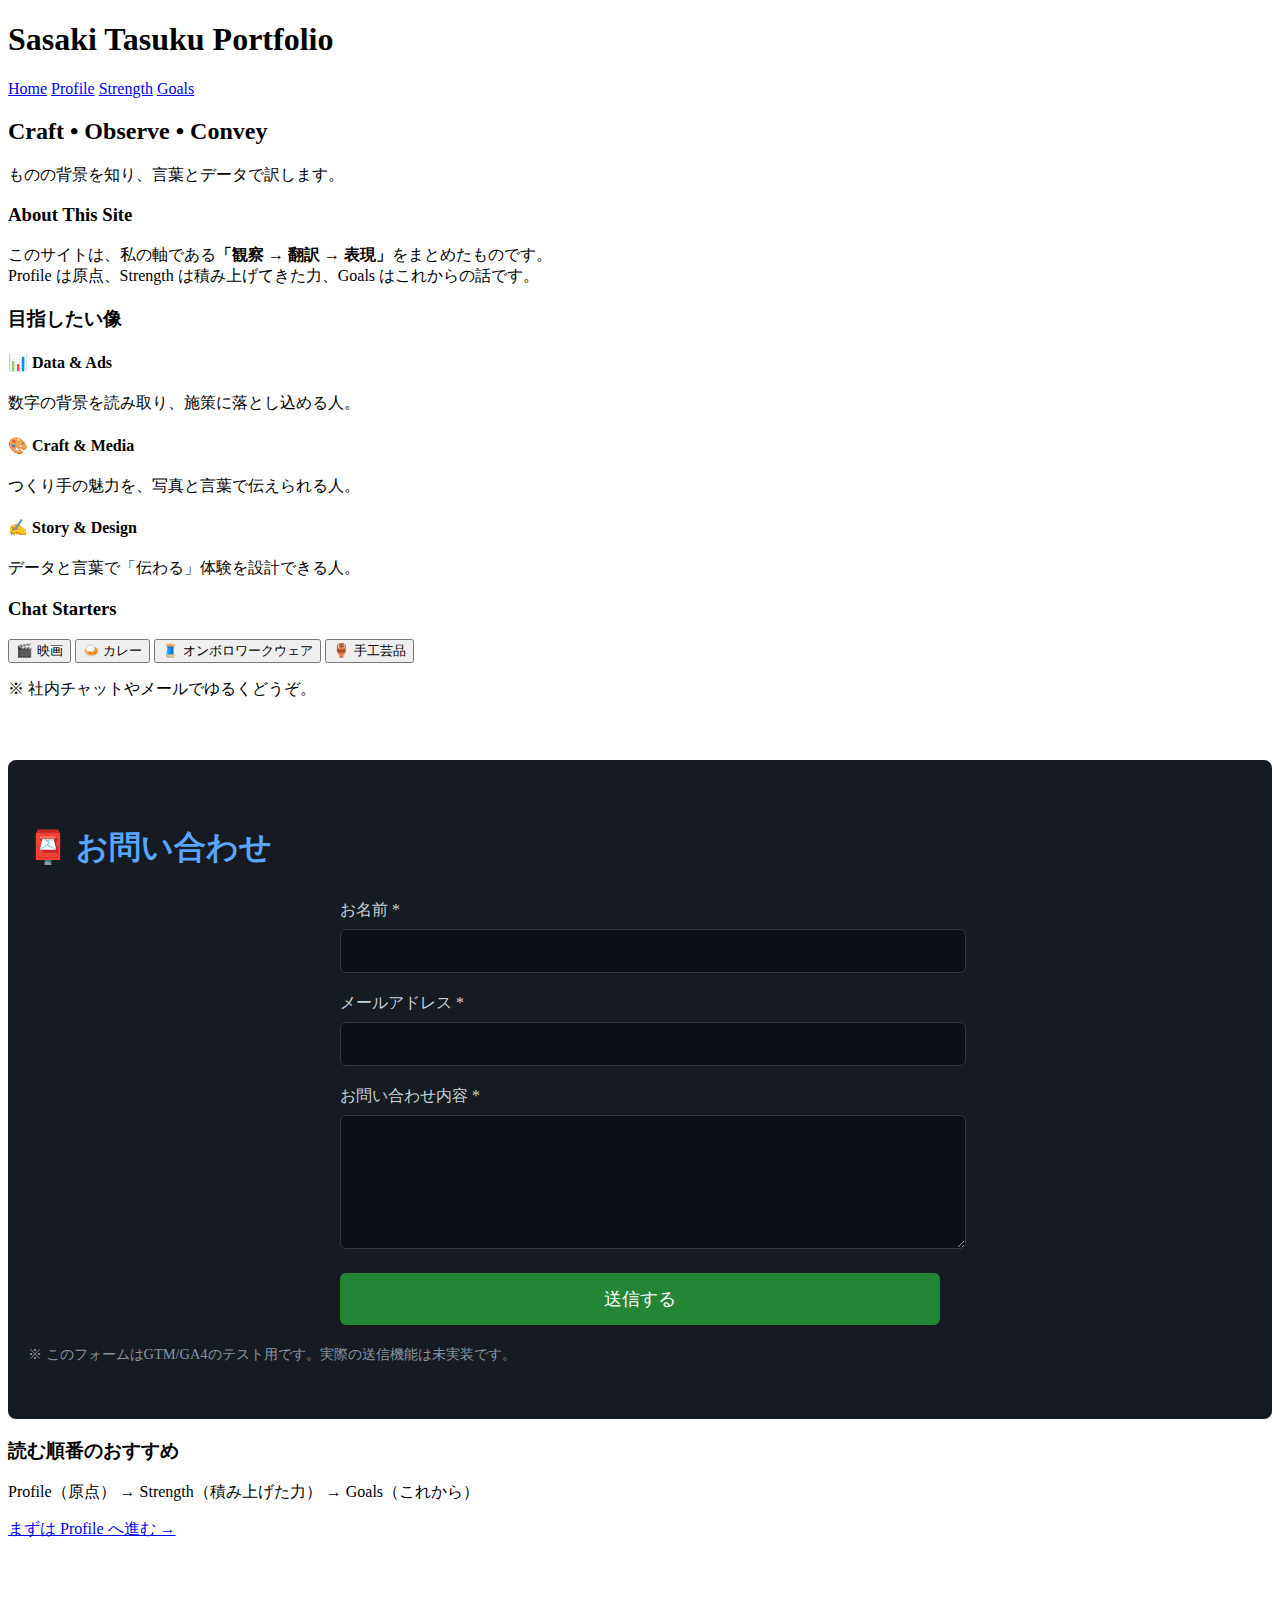
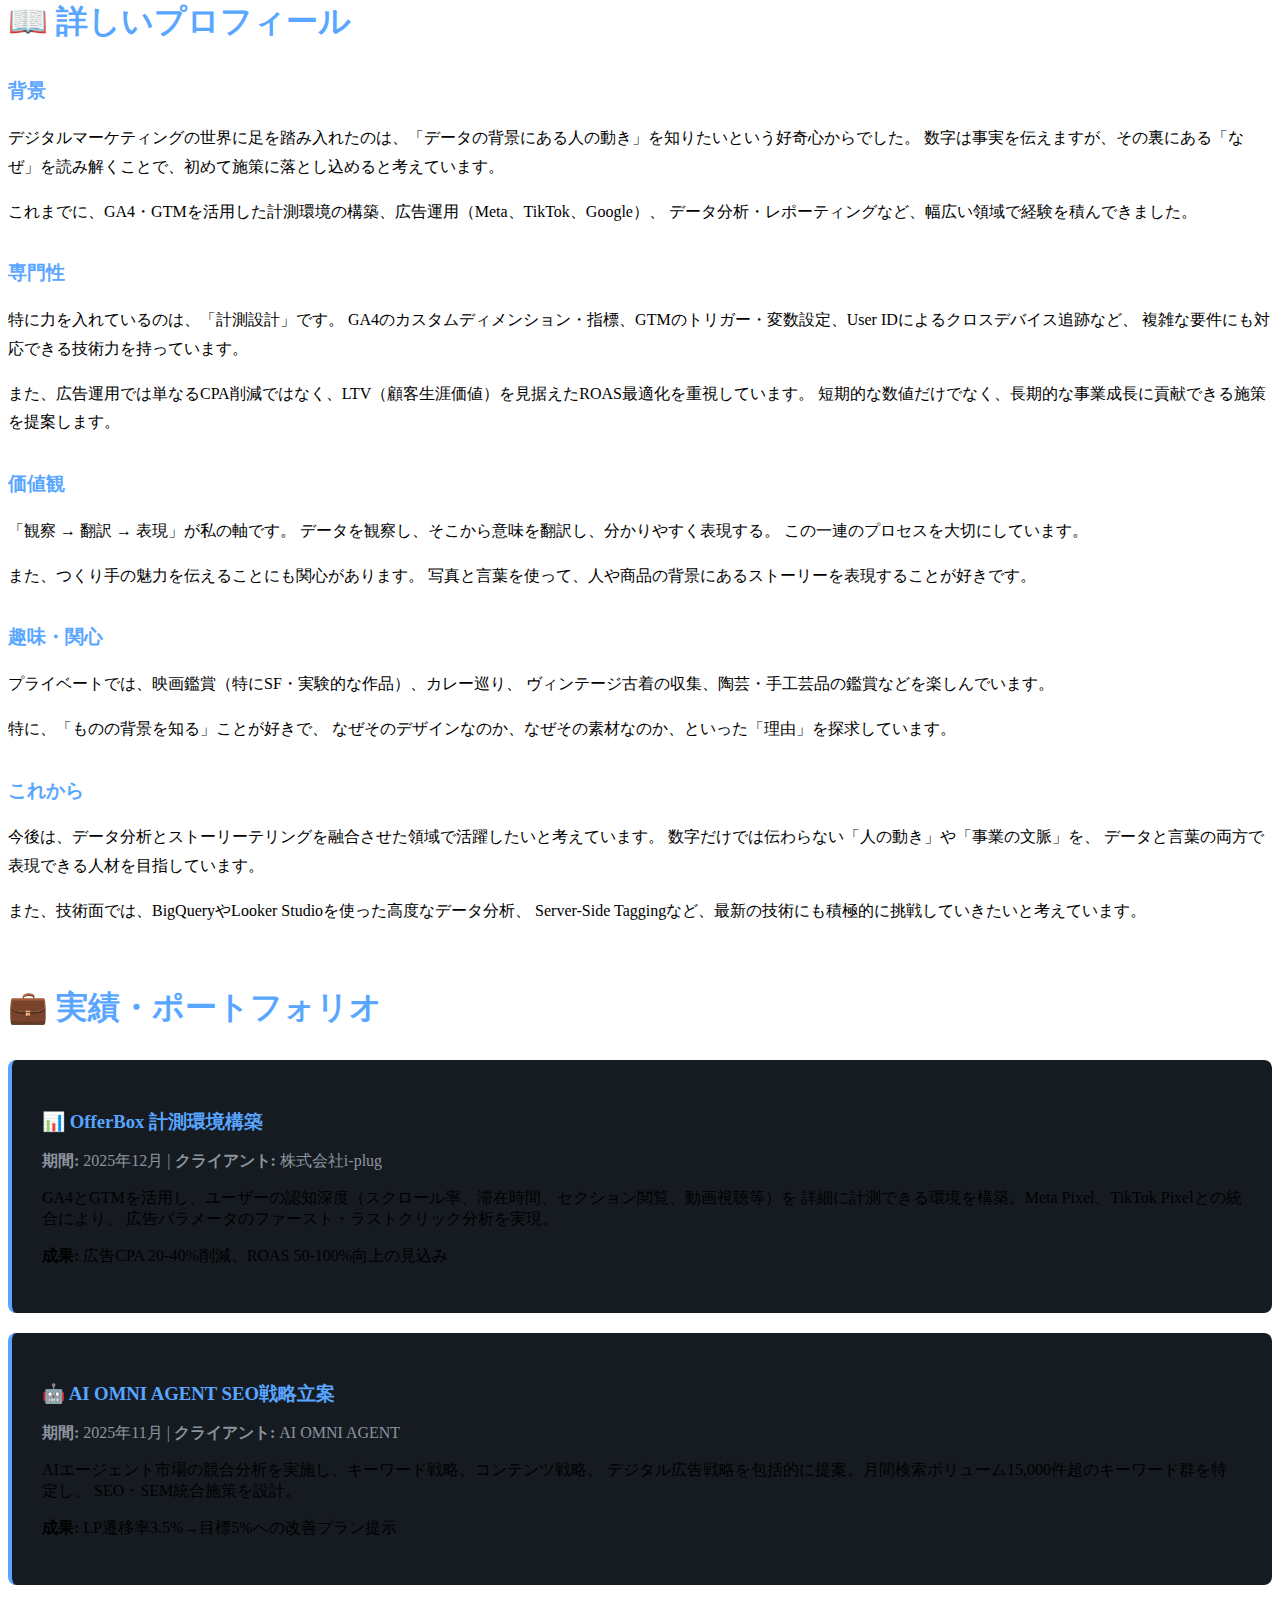
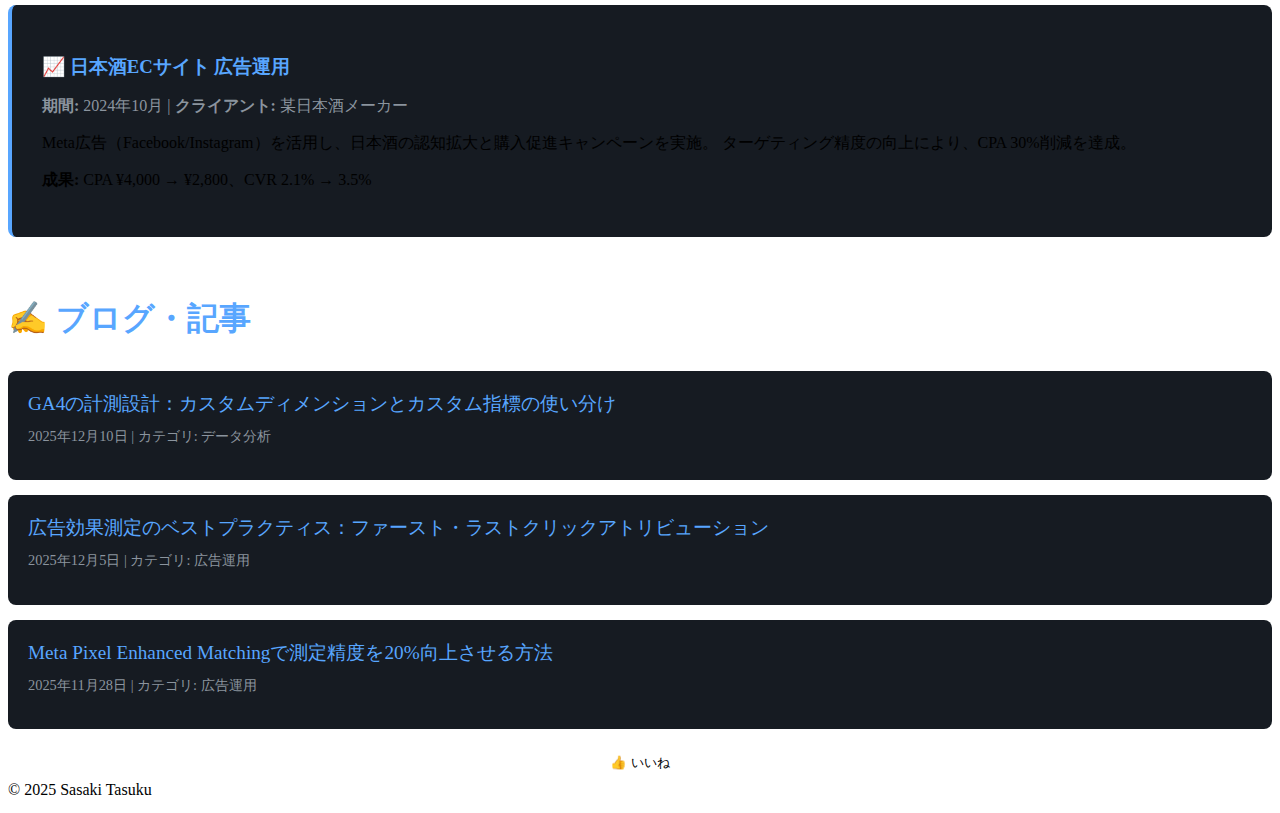
<file: index.html>
<!DOCTYPE html>
<html lang="ja">
<head>
  <!-- Google tag (gtag.js) -->
<script async src="https://www.googletagmanager.com/gtag/js?id=G-RXLBBH9YZM"></script>
<script>
  window.dataLayer = window.dataLayer || [];
  function gtag(){dataLayer.push(arguments);}
  gtag('js', new Date());

  gtag('config', 'G-RXLBBH9YZM');
</script>
  <!-- Google Tag Manager -->
<script>(function(w,d,s,l,i){w[l]=w[l]||[];w[l].push({'gtm.start':
new Date().getTime(),event:'gtm.js'});var f=d.getElementsByTagName(s)[0],
j=d.createElement(s),dl=l!='dataLayer'?'&l='+l:'';j.async=true;j.src=
'https://www.googletagmanager.com/gtm.js?id='+i+dl;f.parentNode.insertBefore(j,f);
})(window,document,'script','dataLayer','GTM-K7S8NGTG');</script>
<!-- End Google Tag Manager -->
  <meta charset="utf-8">
  <meta name="viewport" content="width=device-width,initial-scale=1">
  <title>Sasaki Tasuku Portfolio</title>
  <link rel="stylesheet" href="css/styles.css">
 
  
</head>
<body>
  <!-- Google Tag Manager (noscript) -->
<noscript><iframe src="https://www.googletagmanager.com/ns.html?id=GTM-K7S8NGTG"
height="0" width="0" style="display:none;visibility:hidden"></iframe></noscript>
<!-- End Google Tag Manager (noscript) -->
<header>
  <div class="header-inner">
    <h1>Sasaki Tasuku Portfolio</h1>
    <nav>
      <a href="index.html" class="active">Home</a>
      <a href="profile.html">Profile</a>
      <a href="strength.html">Strength</a>
      <a href="goals.html">Goals</a>
    </nav>
  </div>
</header>
<main>
  <section class="hero">
    <div class="photo" aria-label="profile photo" role="img"></div>
    <div>
      <h2 class="tag">Craft • Observe • Convey</h2>
      <p>ものの背景を知り、言葉とデータで訳します。
    </div>
  </section>

  <section class="box reveal">
    <h3>About This Site</h3>
    <p>このサイトは、私の軸である<b>「観察 → 翻訳 → 表現」</b>をまとめたものです。<br>
       Profile は原点、Strength は積み上げてきた力、Goals はこれからの話です。</p>
  </section>

  <section class="box reveal">
    <h3>目指したい像</h3>
    <div class="grid3">
      <div><h4>📊 Data & Ads</h4><p>数字の背景を読み取り、施策に落とし込める人。</p></div>
      <div><h4>🎨 Craft & Media</h4><p>つくり手の魅力を、写真と言葉で伝えられる人。</p></div>
      <div><h4>✍️ Story & Design</h4><p>データと言葉で「伝わる」体験を設計できる人。</p></div>
    </div>
  </section>

  <section class="box reveal">
    <h3>Chat Starters</h3>
    <div class="chips">
      <button class="chip" title="最近観た映画や好きな監督の話、ぜひ。">🎬 映画</button>
      <button class="chip" title="カレーの名店やスパイス談義、歓迎です。">🍛 カレー</button>
      <button class="chip" title="ワークウェアやその歴史">🧵 オンボロワークウェア</button>
      <button class="chip" title="かっこいい置物や作り込まれた道具について">🏺 手工芸品</button>
    </div>
    <p class="micro">※ 社内チャットやメールでゆるくどうぞ。</p>
  </section>
<!-- お問い合わせセクション -->
<section id="section-contact" style="margin-top: 60px; padding: 40px 20px; background-color: #161b22; border-radius: 8px;">
    <h2 style="font-size: 2rem; margin-bottom: 30px; color: #58a6ff;">📮 お問い合わせ</h2>
    
    <form id="contact-form" style="max-width: 600px; margin: 0 auto;">
        <div style="margin-bottom: 20px; text-align: left;">
            <label for="name" style="display: block; margin-bottom: 8px; color: #c9d1d9;">お名前 *</label>
            <input 
                type="text" 
                id="name" 
                name="name" 
                required 
                style="width: 100%; padding: 12px; background-color: #0d1117; border: 1px solid #30363d; border-radius: 6px; color: #c9d1d9; font-size: 1rem;"
            >
        </div>
        
        <div style="margin-bottom: 20px; text-align: left;">
            <label for="email" style="display: block; margin-bottom: 8px; color: #c9d1d9;">メールアドレス *</label>
            <input 
                type="email" 
                id="email" 
                name="email" 
                required 
                style="width: 100%; padding: 12px; background-color: #0d1117; border: 1px solid #30363d; border-radius: 6px; color: #c9d1d9; font-size: 1rem;"
            >
        </div>
        
        <div style="margin-bottom: 20px; text-align: left;">
            <label for="message" style="display: block; margin-bottom: 8px; color: #c9d1d9;">お問い合わせ内容 *</label>
            <textarea 
                id="message" 
                name="message" 
                rows="6" 
                required 
                style="width: 100%; padding: 12px; background-color: #0d1117; border: 1px solid #30363d; border-radius: 6px; color: #c9d1d9; font-size: 1rem; resize: vertical;"
            ></textarea>
        </div>
        
        <button 
            type="submit" 
            style="width: 100%; padding: 14px; background-color: #238636; color: white; border: none; border-radius: 6px; font-size: 1.1rem; cursor: pointer; transition: background-color 0.2s;"
            onmouseover="this.style.backgroundColor='#2ea043'" 
            onmouseout="this.style.backgroundColor='#238636'"
        >
            送信する
        </button>
    </form>
    
    <p style="margin-top: 20px; color: #8b949e; font-size: 0.9rem;">
        ※ このフォームはGTM/GA4のテスト用です。実際の送信機能は未実装です。
    </p>
</section>

<!-- フォーム送信時の処理（テスト用） -->
<script>
document.getElementById('contact-form').addEventListener('submit', function(e) {
    e.preventDefault(); // デフォルトの送信を停止
    
    // サンクスページに遷移
    window.location.href = 'thanks.html';
});
</script>
  <div class="box reveal">
    <h3>読む順番のおすすめ</h3>
    <p class="lead">Profile（原点） → Strength（積み上げた力） → Goals（これから）</p>
    <p><a href="profile.html">まずは Profile へ進む →</a></p>
  </div>
</main>

    <!-- 詳細プロフィール -->
<section id="section-detail" style="margin-top: 60px;">
    <h2 style="font-size: 2rem; margin-bottom: 30px; color: #58a6ff;">📖 詳しいプロフィール</h2>
    
    <div style="text-align: left; line-height: 1.8;">
        <h3 style="color: #58a6ff; margin-top: 30px; margin-bottom: 15px;">背景</h3>
        <p>
            デジタルマーケティングの世界に足を踏み入れたのは、「データの背景にある人の動き」を知りたいという好奇心からでした。
            数字は事実を伝えますが、その裏にある「なぜ」を読み解くことで、初めて施策に落とし込めると考えています。
        </p>
        <p>
            これまでに、GA4・GTMを活用した計測環境の構築、広告運用（Meta、TikTok、Google）、
            データ分析・レポーティングなど、幅広い領域で経験を積んできました。
        </p>
        
        <h3 style="color: #58a6ff; margin-top: 30px; margin-bottom: 15px;">専門性</h3>
        <p>
            特に力を入れているのは、「計測設計」です。
            GA4のカスタムディメンション・指標、GTMのトリガー・変数設定、User IDによるクロスデバイス追跡など、
            複雑な要件にも対応できる技術力を持っています。
        </p>
        <p>
            また、広告運用では単なるCPA削減ではなく、LTV（顧客生涯価値）を見据えたROAS最適化を重視しています。
            短期的な数値だけでなく、長期的な事業成長に貢献できる施策を提案します。
        </p>
        
        <h3 style="color: #58a6ff; margin-top: 30px; margin-bottom: 15px;">価値観</h3>
        <p>
            「観察 → 翻訳 → 表現」が私の軸です。
            データを観察し、そこから意味を翻訳し、分かりやすく表現する。
            この一連のプロセスを大切にしています。
        </p>
        <p>
            また、つくり手の魅力を伝えることにも関心があります。
            写真と言葉を使って、人や商品の背景にあるストーリーを表現することが好きです。
        </p>
        
        <h3 style="color: #58a6ff; margin-top: 30px; margin-bottom: 15px;">趣味・関心</h3>
        <p>
            プライベートでは、映画鑑賞（特にSF・実験的な作品）、カレー巡り、
            ヴィンテージ古着の収集、陶芸・手工芸品の鑑賞などを楽しんでいます。
        </p>
        <p>
            特に、「ものの背景を知る」ことが好きで、
            なぜそのデザインなのか、なぜその素材なのか、といった「理由」を探求しています。
        </p>
        
        <h3 style="color: #58a6ff; margin-top: 30px; margin-bottom: 15px;">これから</h3>
        <p>
            今後は、データ分析とストーリーテリングを融合させた領域で活躍したいと考えています。
            数字だけでは伝わらない「人の動き」や「事業の文脈」を、
            データと言葉の両方で表現できる人材を目指しています。
        </p>
        <p>
            また、技術面では、BigQueryやLooker Studioを使った高度なデータ分析、
            Server-Side Taggingなど、最新の技術にも積極的に挑戦していきたいと考えています。
        </p>
    </div>
</section>

<!-- 実績・ポートフォリオ -->
<section id="section-portfolio" style="margin-top: 60px;">
    <h2 style="font-size: 2rem; margin-bottom: 30px; color: #58a6ff;">💼 実績・ポートフォリオ</h2>
    
    <div style="text-align: left;">
        <div style="background-color: #161b22; padding: 30px; border-radius: 8px; margin-bottom: 20px; border-left: 4px solid #58a6ff;">
            <h3 style="color: #58a6ff; margin-bottom: 15px;">📊 OfferBox 計測環境構築</h3>
            <p style="color: #8b949e; margin-bottom: 10px;">
                <strong>期間:</strong> 2025年12月 | <strong>クライアント:</strong> 株式会社i-plug
            </p>
            <p>
                GA4とGTMを活用し、ユーザーの認知深度（スクロール率、滞在時間、セクション閲覧、動画視聴等）を
                詳細に計測できる環境を構築。Meta Pixel、TikTok Pixelとの統合により、
                広告パラメータのファースト・ラストクリック分析を実現。
            </p>
            <p style="margin-top: 10px;">
                <strong>成果:</strong> 広告CPA 20-40%削減、ROAS 50-100%向上の見込み
            </p>
        </div>
        
        <div style="background-color: #161b22; padding: 30px; border-radius: 8px; margin-bottom: 20px; border-left: 4px solid #58a6ff;">
            <h3 style="color: #58a6ff; margin-bottom: 15px;">🤖 AI OMNI AGENT SEO戦略立案</h3>
            <p style="color: #8b949e; margin-bottom: 10px;">
                <strong>期間:</strong> 2025年11月 | <strong>クライアント:</strong> AI OMNI AGENT
            </p>
            <p>
                AIエージェント市場の競合分析を実施し、キーワード戦略、コンテンツ戦略、
                デジタル広告戦略を包括的に提案。月間検索ボリューム15,000件超のキーワード群を特定し、
                SEO・SEM統合施策を設計。
            </p>
            <p style="margin-top: 10px;">
                <strong>成果:</strong> LP遷移率3.5%→目標5%への改善プラン提示
            </p>
        </div>
        
        <div style="background-color: #161b22; padding: 30px; border-radius: 8px; margin-bottom: 20px; border-left: 4px solid #58a6ff;">
            <h3 style="color: #58a6ff; margin-bottom: 15px;">📈 日本酒ECサイト 広告運用</h3>
            <p style="color: #8b949e; margin-bottom: 10px;">
                <strong>期間:</strong> 2024年10月 | <strong>クライアント:</strong> 某日本酒メーカー
            </p>
            <p>
                Meta広告（Facebook/Instagram）を活用し、日本酒の認知拡大と購入促進キャンペーンを実施。
                ターゲティング精度の向上により、CPA 30%削減を達成。
            </p>
            <p style="margin-top: 10px;">
                <strong>成果:</strong> CPA ¥4,000 → ¥2,800、CVR 2.1% → 3.5%
            </p>
        </div>
    </div>
</section>

<!-- ブログ・記事 -->
<section id="section-blog" style="margin-top: 60px;">
    <h2 style="font-size: 2rem; margin-bottom: 30px; color: #58a6ff;">✍️ ブログ・記事</h2>
    
    <div style="text-align: left;">
        <ul style="list-style: none; padding: 0;">
            <li style="background-color: #161b22; padding: 20px; border-radius: 8px; margin-bottom: 15px;">
                <a href="#" style="color: #58a6ff; text-decoration: none; font-size: 1.2rem;">
                    GA4の計測設計：カスタムディメンションとカスタム指標の使い分け
                </a>
                <p style="color: #8b949e; margin-top: 10px; font-size: 0.9rem;">
                    2025年12月10日 | カテゴリ: データ分析
                </p>
            </li>
            <li style="background-color: #161b22; padding: 20px; border-radius: 8px; margin-bottom: 15px;">
                <a href="#" style="color: #58a6ff; text-decoration: none; font-size: 1.2rem;">
                    広告効果測定のベストプラクティス：ファースト・ラストクリックアトリビューション
                </a>
                <p style="color: #8b949e; margin-top: 10px; font-size: 0.9rem;">
                    2025年12月5日 | カテゴリ: 広告運用
                </p>
            </li>
            <li style="background-color: #161b22; padding: 20px; border-radius: 8px; margin-bottom: 15px;">
                <a href="#" style="color: #58a6ff; text-decoration: none; font-size: 1.2rem;">
                    Meta Pixel Enhanced Matchingで測定精度を20%向上させる方法
                </a>
                <p style="color: #8b949e; margin-top: 10px; font-size: 0.9rem;">
                    2025年11月28日 | カテゴリ: 広告運用
                </p>
            </li>
        </ul>
    </div>
</section>
<footer>© 2025 Sasaki Tasuku</footer>
<script defer src="js/scripts.js"></script>
   <script defer src="js/like-reaction.js"></script>
</body>
</html>
</file>
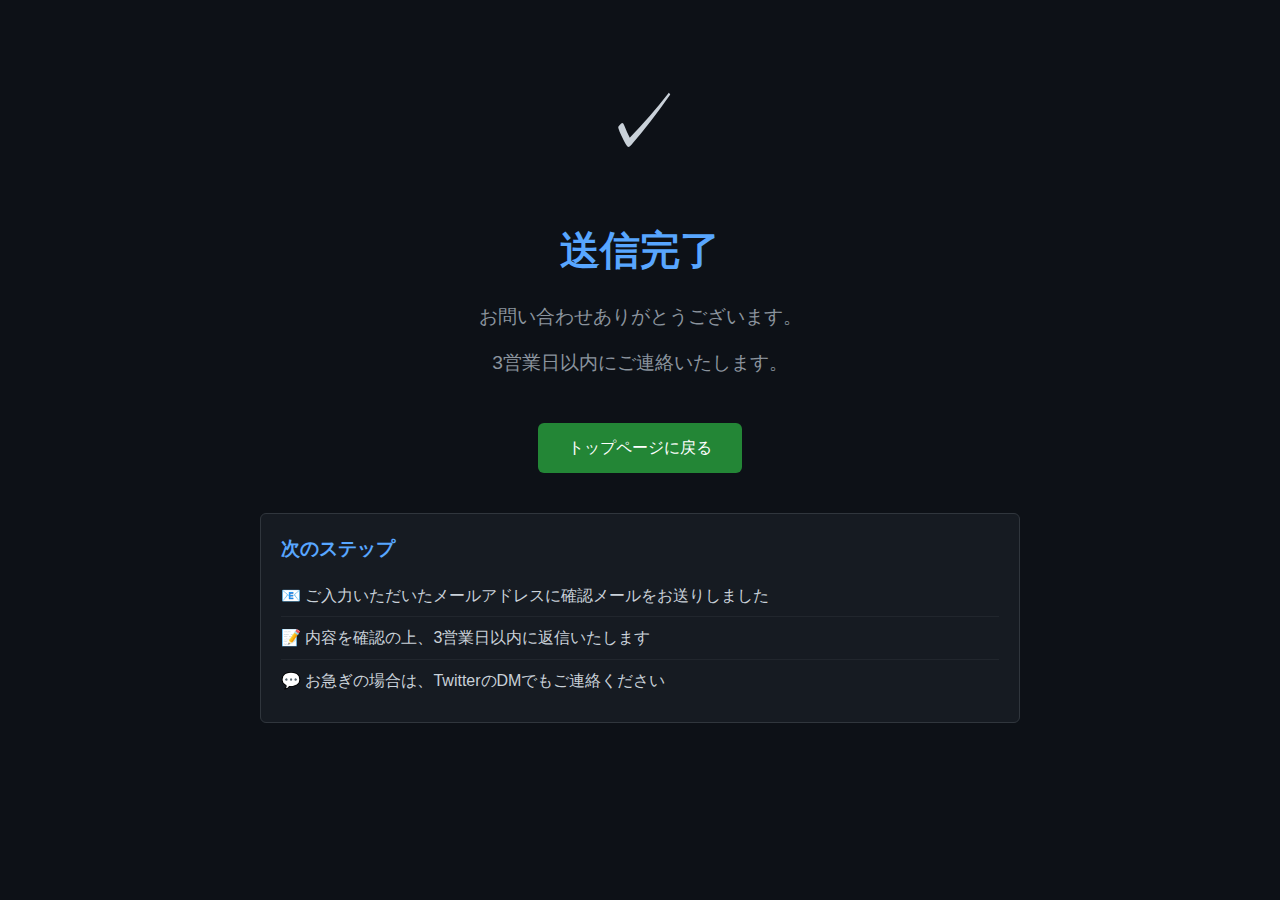
<file: thanks.html>
<!DOCTYPE html>
<html lang="ja">
<head>
    <meta charset="UTF-8">
    <meta name="viewport" content="width=device-width, initial-scale=1.0">
    <title>送信完了 - Sasaki Tasuku Portfolio</title>
    
    <!-- GTMタグは後で追加 -->
    
    <style>
        * {
            margin: 0;
            padding: 0;
            box-sizing: border-box;
        }
        
        body {
            font-family: -apple-system, BlinkMacSystemFont, "Segoe UI", Helvetica, Arial, sans-serif;
            background-color: #0d1117;
            color: #c9d1d9;
            line-height: 1.6;
        }
        
        .container {
            max-width: 800px;
            margin: 0 auto;
            padding: 60px 20px;
            text-align: center;
        }
        
        .success-icon {
            font-size: 80px;
            margin-bottom: 30px;
        }
        
        h1 {
            font-size: 2.5rem;
            margin-bottom: 20px;
            color: #58a6ff;
        }
        
        p {
            font-size: 1.2rem;
            margin-bottom: 15px;
            color: #8b949e;
        }
        
        .btn {
            display: inline-block;
            margin-top: 30px;
            padding: 12px 30px;
            background-color: #238636;
            color: white;
            text-decoration: none;
            border-radius: 6px;
            font-size: 1rem;
            transition: background-color 0.2s;
        }
        
        .btn:hover {
            background-color: #2ea043;
        }
        
        .info-box {
            background-color: #161b22;
            border: 1px solid #30363d;
            border-radius: 6px;
            padding: 20px;
            margin-top: 40px;
            text-align: left;
        }
        
        .info-box h2 {
            font-size: 1.2rem;
            margin-bottom: 10px;
            color: #58a6ff;
        }
        
        .info-box ul {
            list-style: none;
            padding-left: 0;
        }
        
        .info-box li {
            padding: 8px 0;
            border-bottom: 1px solid #21262d;
        }
        
        .info-box li:last-child {
            border-bottom: none;
        }
    </style>
</head>
<body>
    <div class="container">
        <div class="success-icon">✓</div>
        <h1>送信完了</h1>
        <p>お問い合わせありがとうございます。</p>
        <p>3営業日以内にご連絡いたします。</p>
        
        <a href="index.html" class="btn">トップページに戻る</a>
        
        <div class="info-box">
            <h2>次のステップ</h2>
            <ul>
                <li>📧 ご入力いただいたメールアドレスに確認メールをお送りしました</li>
                <li>📝 内容を確認の上、3営業日以内に返信いたします</li>
                <li>💬 お急ぎの場合は、TwitterのDMでもご連絡ください</li>
            </ul>
        </div>
    </div>
</body>
</html>
</file>
<file: css/styles.css>

</file>
